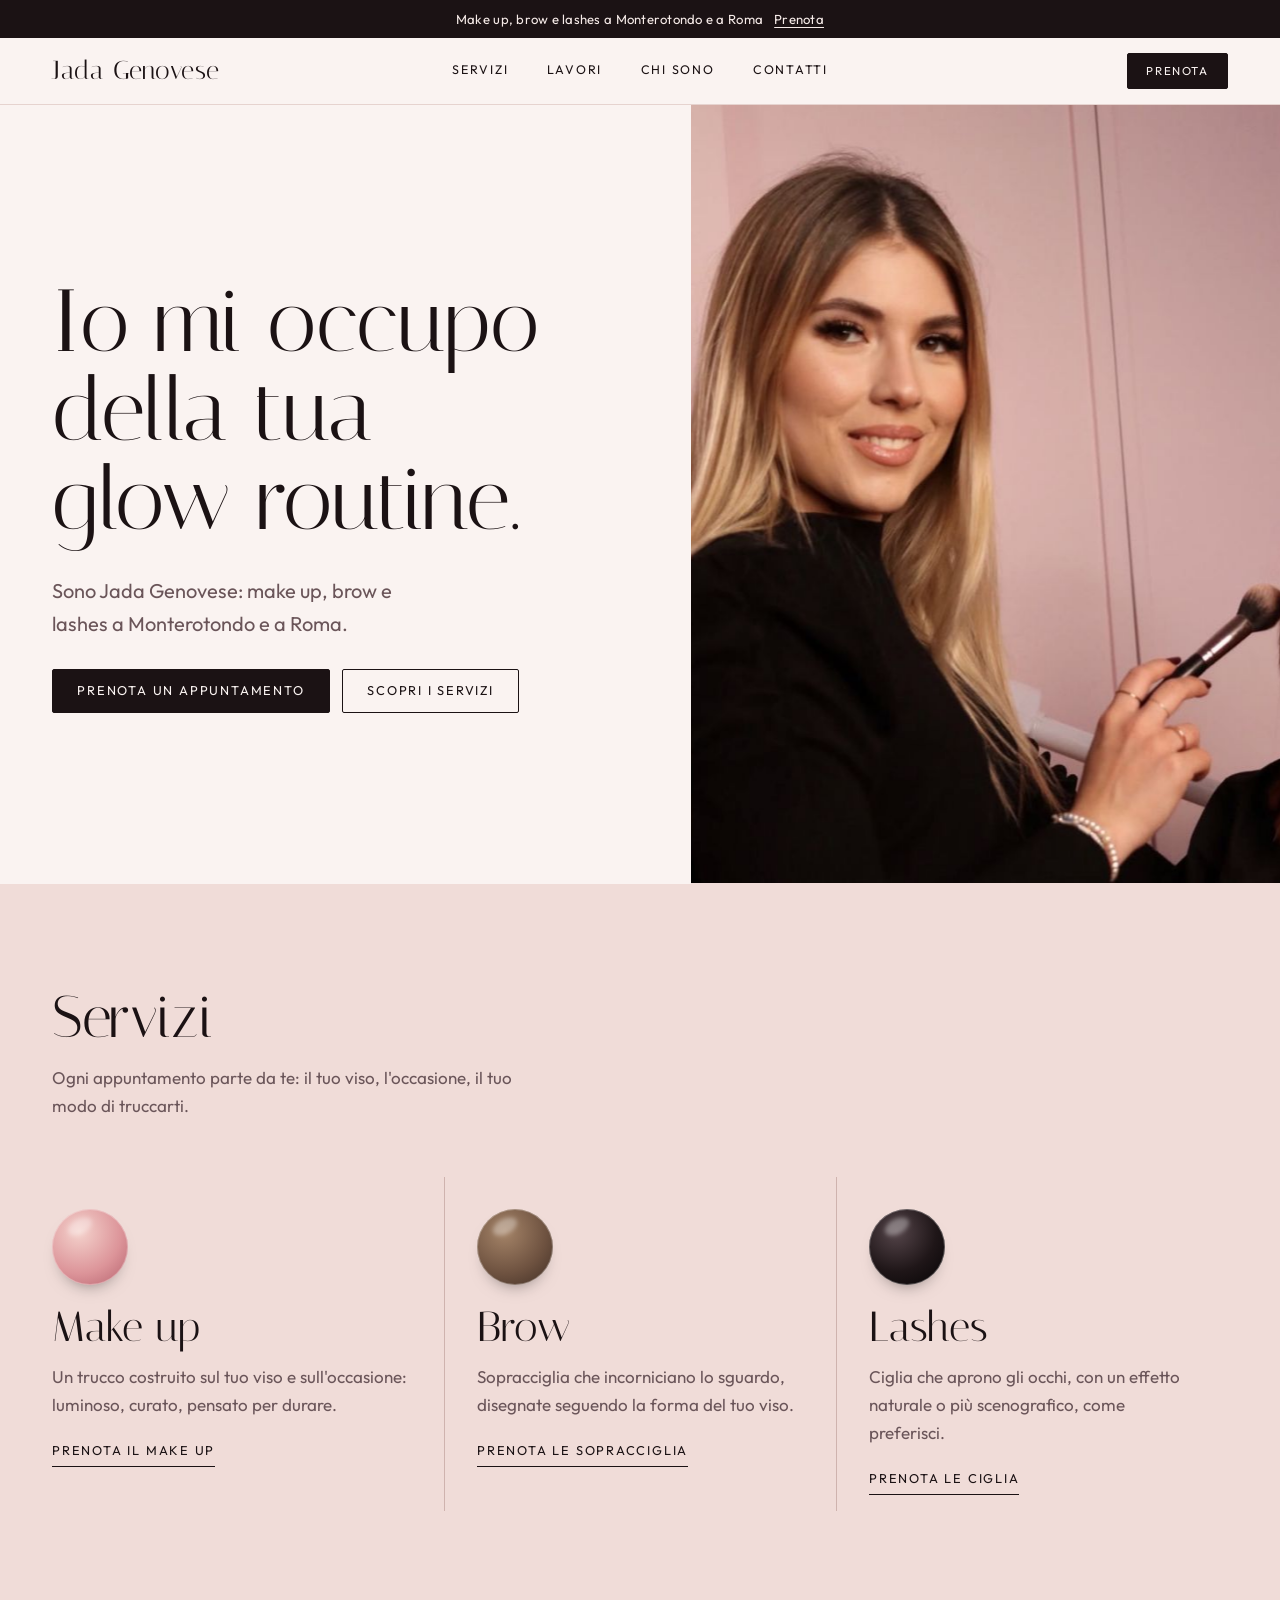
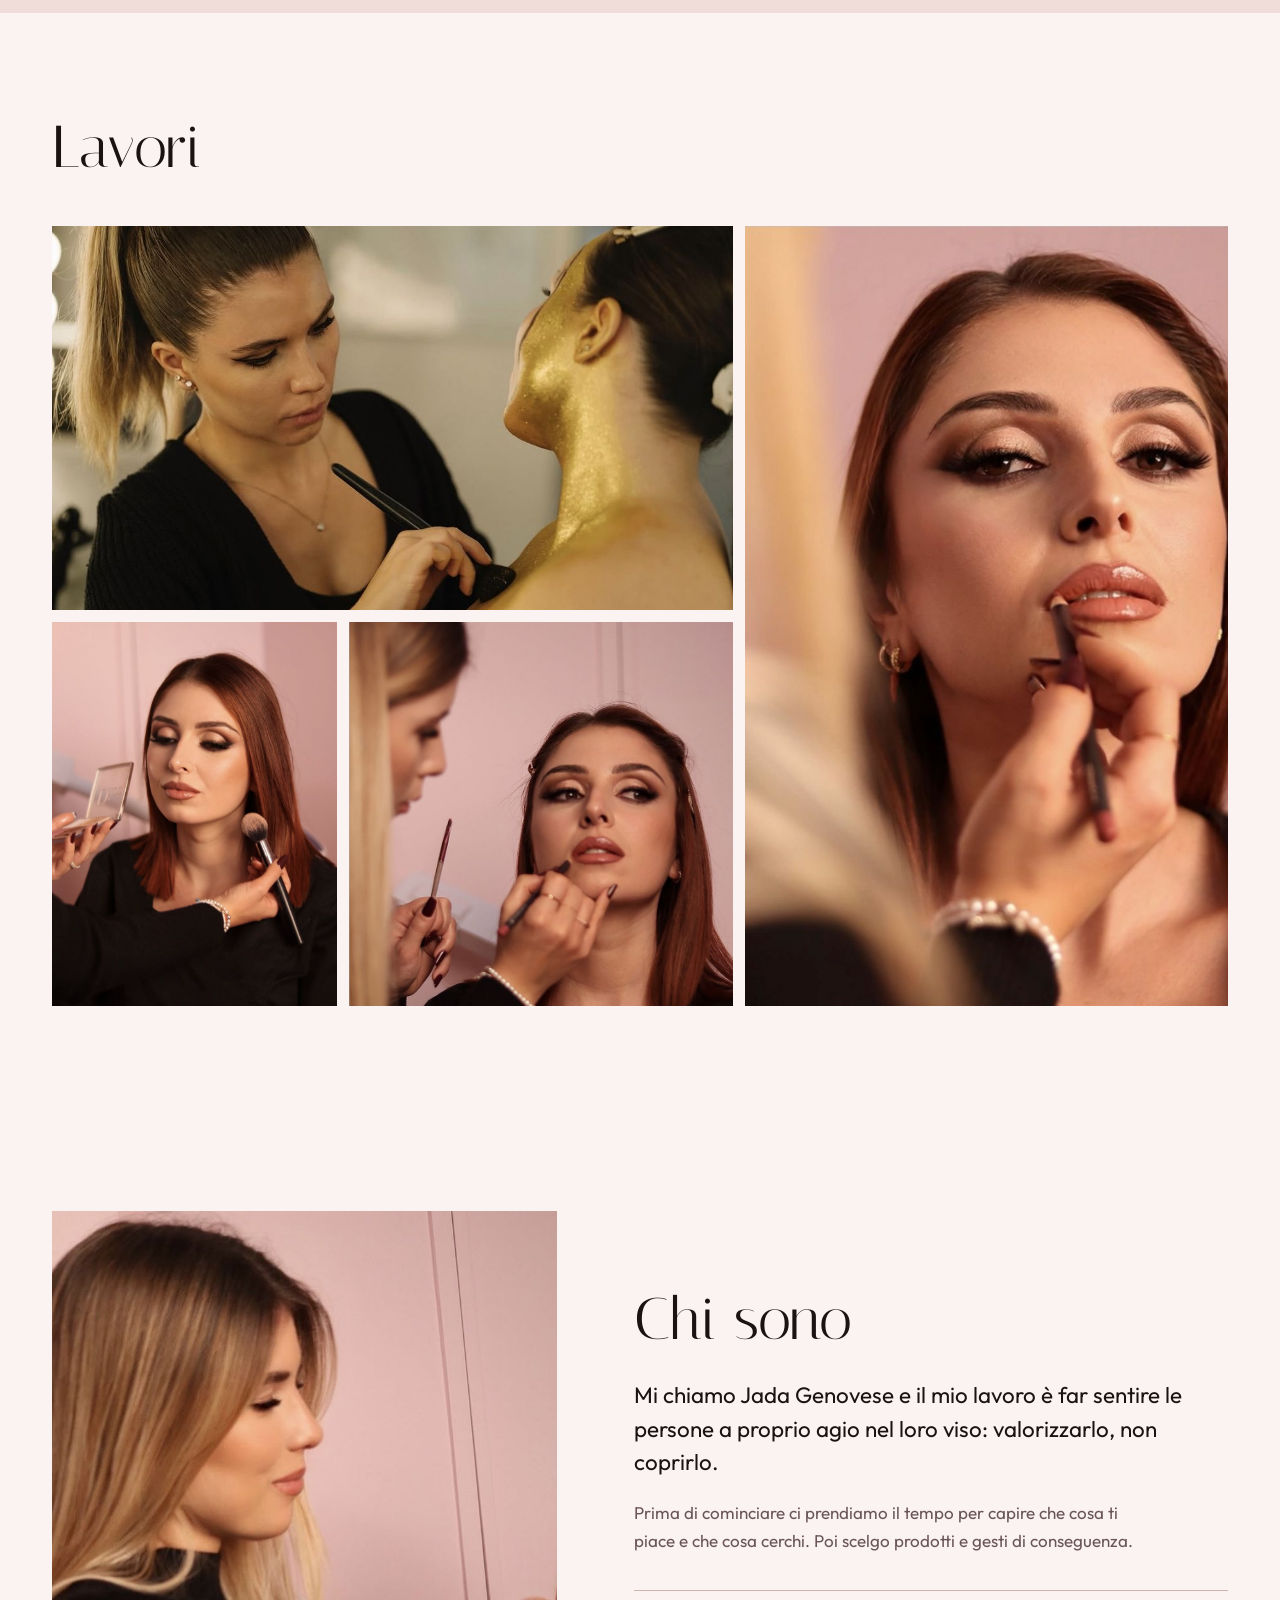
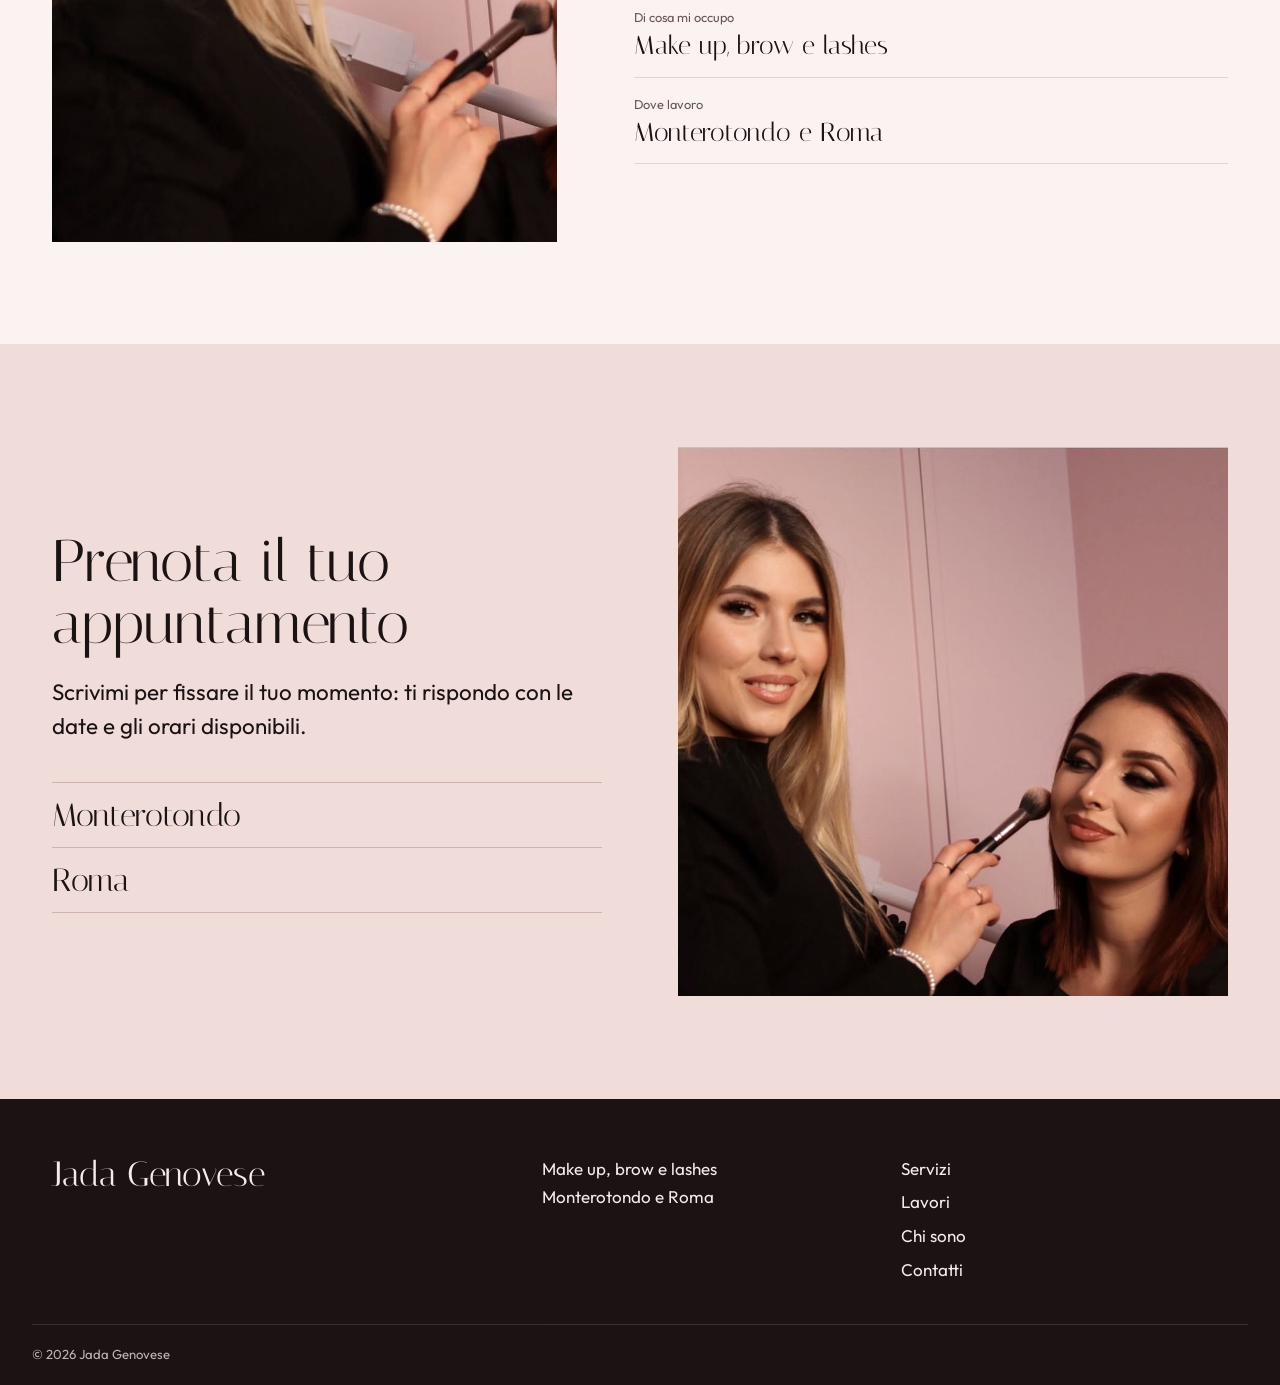
<file: public/index.html>
<!doctype html>
<html lang="it">
<head>
<meta charset="utf-8">
<meta name="viewport" content="width=device-width,initial-scale=1,viewport-fit=cover">
<title>Jada Genovese · Make up, brow e lashes</title>
<meta name="description" content="Jada Genovese, make up artist a Monterotondo e a Roma: make up, sopracciglia e ciglia. Io mi occupo della tua glow routine.">
<!-- Tolto dopo la messa online sul dominio vero, quando il sito deve comparire su Google -->
<meta name="robots" content="noindex, nofollow">
<meta name="theme-color" content="#faf3f1" media="(prefers-color-scheme: light)">
<meta name="theme-color" content="#150d10" media="(prefers-color-scheme: dark)">
<meta property="og:type" content="website">
<meta property="og:locale" content="it_IT">
<meta property="og:title" content="Jada Genovese · Make up, brow e lashes">
<meta property="og:description" content="Io mi occupo della tua glow routine. Make up, sopracciglia e ciglia a Monterotondo e a Roma.">
<link rel="icon" href="favicon.svg" type="image/svg+xml">
<link rel="preload" href="fonts/italiana-regular.woff" as="font" type="font/woff" crossorigin>
<link rel="stylesheet" href="style.css">
<script type="application/ld+json">
{
  "@context": "https://schema.org",
  "@type": "HealthAndBeautyBusiness",
  "name": "Jada Genovese",
  "description": "Make up, sopracciglia e ciglia a Monterotondo e a Roma.",
  "areaServed": ["Monterotondo", "Roma"]
}
</script>
</head>
<body>
<a class="skip" href="#servizi">Vai ai contenuti</a>

<p class="topbar">Make up, brow e lashes<span class="tb-place"> a Monterotondo e a Roma</span> <a href="#contatti">Prenota</a></p>

<header class="site-head">
  <div class="bar">
    <a class="wordmark" href="#top">Jada Genovese</a>
    <nav class="nav" aria-label="Sezioni del sito">
      <a href="#servizi">Servizi</a>
      <a href="#lavori">Lavori</a>
      <a href="#chi-sono">Chi sono</a>
      <a href="#contatti">Contatti</a>
    </nav>
    <div class="head-actions">
      <a class="btn btn-solid btn-sm" href="#contatti">Prenota</a>
      <details class="menu">
        <summary><span>Menu</span></summary>
        <nav aria-label="Sezioni del sito">
          <a href="#servizi">Servizi</a>
          <a href="#lavori">Lavori</a>
          <a href="#chi-sono">Chi sono</a>
          <a href="#contatti">Contatti</a>
        </nav>
      </details>
    </div>
  </div>
</header>

<main id="top">

  <section class="hero" aria-labelledby="t-hero">
    <div class="hero-text">
      <h1 id="t-hero">Io mi occupo della tua glow routine.</h1>
      <p class="lead">Sono Jada Genovese: make up, brow e lashes a Monterotondo e a Roma.</p>
      <div class="cta-row">
        <a class="btn btn-solid" href="#contatti">Prenota un appuntamento</a>
        <a class="btn btn-line" href="#servizi">Scopri i servizi</a>
      </div>
    </div>
    <figure class="hero-photo">
      <img src="img/jada-hero.jpg" srcset="img/jada-hero-720.jpg 720w, img/jada-hero.jpg 1098w" sizes="(max-width: 899px) 100vw, 46vw" width="1098" height="1350" alt="Jada Genovese sorride in camera mentre, con un pennello in mano, ritocca il trucco a una cliente" fetchpriority="high">
    </figure>
  </section>

  <section class="section services" id="servizi" aria-labelledby="t-servizi">
    <div class="wrap">
      <h2 id="t-servizi">Servizi</h2>
      <p class="sec-intro">Ogni appuntamento parte da te: il tuo viso, l'occasione, il tuo modo di truccarti.</p>
      <ul class="svc-list">
        <li class="svc">
          <span class="swatch swatch-rose" aria-hidden="true"></span>
          <h3>Make up</h3>
          <p>Un trucco costruito sul tuo viso e sull'occasione: luminoso, curato, pensato per durare.</p>
          <a class="link" href="#contatti">Prenota il make up</a>
        </li>
        <li class="svc">
          <span class="swatch swatch-brow" aria-hidden="true"></span>
          <h3>Brow</h3>
          <p>Sopracciglia che incorniciano lo sguardo, disegnate seguendo la forma del tuo viso.</p>
          <a class="link" href="#contatti">Prenota le sopracciglia</a>
        </li>
        <li class="svc">
          <span class="swatch swatch-lash" aria-hidden="true"></span>
          <h3>Lashes</h3>
          <p>Ciglia che aprono gli occhi, con un effetto naturale o più scenografico, come preferisci.</p>
          <a class="link" href="#contatti">Prenota le ciglia</a>
        </li>
      </ul>
    </div>
  </section>

  <section class="section work" id="lavori" aria-labelledby="t-lavori">
    <div class="wrap">
      <h2 id="t-lavori">Lavori</h2>
      <div class="mosaic">
        <figure class="m m-oro"><img src="img/lavoro-oro.jpg" width="1100" height="714" loading="lazy" alt="Pennello nero su una spalla dipinta d'oro: trucco artistico a effetto metallico"></figure>
        <figure class="m m-labbra"><img src="img/lavoro-labbra.jpg" width="900" height="1200" loading="lazy" alt="Primo piano di una cliente mentre le vengono definite le labbra con la matita, occhi con trucco sfumato"></figure>
        <figure class="m m-pennello"><img src="img/lavoro-pennello.jpg" width="900" height="1198" loading="lazy" alt="Cliente con smokey eye e incarnato luminoso mentre le viene applicato il blush con un pennello"></figure>
        <figure class="m m-matita"><img src="img/lavoro-matita.jpg" width="900" height="1023" loading="lazy" alt="Mano di Jada che definisce il contorno labbra a una cliente, con lo sguardo rivolto verso l'alto"></figure>
      </div>
    </div>
  </section>

  <section class="section about" id="chi-sono" aria-labelledby="t-chi">
    <div class="wrap about-grid">
      <figure class="about-photo">
        <img src="img/chi-sono.jpg" width="900" height="1022" loading="lazy" alt="Jada Genovese di profilo, concentrata, mentre applica il blush a una cliente">
      </figure>
      <div class="about-text">
        <h2 id="t-chi">Chi sono</h2>
        <p class="big">Mi chiamo Jada Genovese e il mio lavoro è far sentire le persone a proprio agio nel loro viso: valorizzarlo, non coprirlo.</p>
        <p>Prima di cominciare ci prendiamo il tempo per capire che cosa ti piace e che cosa cerchi. Poi scelgo prodotti e gesti di conseguenza.</p>
        <dl class="facts">
          <div><dt>Di cosa mi occupo</dt><dd>Make up, brow e lashes</dd></div>
          <div><dt>Dove lavoro</dt><dd>Monterotondo e Roma</dd></div>
        </dl>
      </div>
    </div>
  </section>

  <section class="section contact" id="contatti" aria-labelledby="t-contatti">
    <div class="wrap contact-grid">
      <div class="contact-text">
        <h2 id="t-contatti">Prenota il tuo appuntamento</h2>
        <p class="big">Scrivimi per fissare il tuo momento: ti rispondo con le date e gli orari disponibili.</p>
        <!--
          Quando arrivano i recapiti, qui vanno i pulsanti. Esempio:
          <div class="cta-row">
            <a class="btn btn-solid" href="https://wa.me/39NUMERO">Scrivimi su WhatsApp</a>
            <a class="btn btn-line" href="https://www.instagram.com/PROFILO/" target="_blank" rel="noopener">Instagram</a>
          </div>
        -->
        <ul class="places">
          <li>Monterotondo</li>
          <li>Roma</li>
        </ul>
      </div>
      <figure class="contact-photo">
        <img src="img/contatti.jpg" width="1100" height="908" loading="lazy" alt="Jada Genovese applica il blush a una cliente seduta davanti a lei, in uno studio con pareti rosa">
      </figure>
    </div>
  </section>

</main>

<footer class="site-foot">
  <div class="wrap foot-grid">
    <p class="foot-mark">Jada Genovese</p>
    <p>Make up, brow e lashes<br>Monterotondo e Roma</p>
    <nav aria-label="Sezioni del sito">
      <a href="#servizi">Servizi</a>
      <a href="#lavori">Lavori</a>
      <a href="#chi-sono">Chi sono</a>
      <a href="#contatti">Contatti</a>
    </nav>
  </div>
  <p class="copy">© 2026 Jada Genovese</p>
</footer>

<script>
  // Il menu del telefono si richiude quando si sceglie una voce.
  document.querySelectorAll('.menu a').forEach(function (a) {
    a.addEventListener('click', function () { a.closest('details').removeAttribute('open'); });
  });
</script>
</body>
</html>
</file>
<file: public/style.css>
/* Sito di Jada Genovese, make up artist.
   Colori presi dalla sua foto: il rosa polvere della parete, il nero del maglione, l'oro della cintura.
   Il tema segue il sistema (chiaro o scuro). I caratteri sono nella cartella fonts, niente servizi esterni. */

@font-face { font-family: 'Italiana'; src: url('fonts/italiana-regular.woff') format('woff'); font-weight: 400; font-style: normal; font-display: swap; }
@font-face { font-family: 'Outfit'; src: url('fonts/outfit-regular.woff') format('woff'); font-weight: 400; font-style: normal; font-display: swap; }
@font-face { font-family: 'Outfit'; src: url('fonts/outfit-bold.woff') format('woff'); font-weight: 700; font-style: normal; font-display: swap; }

:root {
  --bg: #faf3f1;
  --surface: #ffffff;
  --blush: #f0dcd8;
  --ink: #1b1214;
  --muted: #6a5559;
  --line: #e6d3cf;
  --line-strong: #cfb3ae;
  --rose: #9a4452;
  --gold: #a47c3c;
  --bar-bg: #1b1214;
  --bar-fg: #f6ebe8;
  --sw-rose-a: #f4d2cc;
  --sw-rose-b: #dc9499;
  --sw-rose-c: #b4606c;
  --sw-brow-a: #a58468;
  --sw-brow-b: #6e5240;
  --sw-brow-c: #3f2d24;
  --sw-lash-a: #55454a;
  --sw-lash-b: #1f1618;
  --sw-lash-c: #050304;
  --font-head: 'Italiana', 'Didot', 'Bodoni 72', 'Times New Roman', serif;
  --font-body: 'Outfit', 'Avenir Next', 'Segoe UI', system-ui, sans-serif;
  --gutter: 1.25rem;
  --max: 1240px;
}
@media (prefers-color-scheme: dark) {
  :root:not([data-theme='light']) {
    --bg: #150d10; --surface: #1f1417; --blush: #24161a; --ink: #f6ebe8; --muted: #c6adb0;
    --line: #35252a; --line-strong: #5a4046; --rose: #e8aab0; --gold: #d2ab6e;
    --bar-bg: #0c0608; --bar-fg: #f6ebe8;
    color-scheme: dark;
  }
}
:root[data-theme='dark'] {
  --bg: #150d10; --surface: #1f1417; --blush: #24161a; --ink: #f6ebe8; --muted: #c6adb0;
  --line: #35252a; --line-strong: #5a4046; --rose: #e8aab0; --gold: #d2ab6e;
  --bar-bg: #0c0608; --bar-fg: #f6ebe8;
  color-scheme: dark;
}

*, *::before, *::after { box-sizing: border-box; }
html { scroll-padding-top: 5rem; -webkit-text-size-adjust: 100%; }
@media (prefers-reduced-motion: no-preference) { html { scroll-behavior: smooth; } }
body { margin: 0; background: var(--bg); color: var(--ink); font-family: var(--font-body); font-size: 1.0625rem; line-height: 1.65; -webkit-font-smoothing: antialiased; }
img { display: block; max-width: 100%; }
a { color: inherit; }
h1, h2, h3 { font-family: var(--font-head); font-weight: 400; margin: 0; text-wrap: balance; }
p { margin: 0; }
ul, dl, dd { margin: 0; padding: 0; }
li { list-style: none; }
:focus-visible { outline: 2px solid var(--rose); outline-offset: 3px; }

.wrap { width: 100%; max-width: var(--max); margin-inline: auto; padding-inline: var(--gutter); }
.skip { position: absolute; left: -999px; top: 0; background: var(--ink); color: var(--bg); padding: .7rem 1rem; z-index: 50; }
.skip:focus { left: 0; }

/* Barra in alto e intestazione */
.topbar { background: var(--bar-bg); color: var(--bar-fg); text-align: center; font-size: .82rem; line-height: 1.4; padding: .6rem var(--gutter); letter-spacing: .02em; }
.topbar a { margin-left: .6em; text-underline-offset: 3px; }
.tb-place { display: none; }
.site-head { position: sticky; top: env(safe-area-inset-top, 0px); z-index: 20; background: var(--bg); border-bottom: 1px solid var(--line); }
.bar { max-width: var(--max); margin-inline: auto; padding: .7rem var(--gutter); display: grid; grid-template-columns: 1fr auto; align-items: center; gap: 1rem; }
.wordmark { font-family: var(--font-head); font-size: 1.6rem; line-height: 1; text-decoration: none; letter-spacing: .02em; white-space: nowrap; }
.nav { display: none; }
.head-actions { display: flex; align-items: center; gap: .6rem; }

.btn { display: inline-flex; align-items: center; justify-content: center; text-align: center; font-family: var(--font-body); font-size: .8rem; font-weight: 400; text-transform: uppercase; letter-spacing: .14em; text-decoration: none; padding: 1.05em 1.9em; border: 1px solid var(--ink); border-radius: 2px; line-height: 1.2; transition: background-color .2s, color .2s, border-color .2s; }
.btn-solid { background: var(--ink); color: var(--bg); }
.btn-solid:hover { background: var(--rose); border-color: var(--rose); color: var(--bg); }
.btn-line { background: transparent; color: var(--ink); }
.btn-line:hover { background: var(--ink); color: var(--bg); }
.btn-sm { padding: .8em 1.3em; font-size: .72rem; }

/* Menu del telefono */
.menu summary { list-style: none; cursor: pointer; font-size: .72rem; text-transform: uppercase; letter-spacing: .14em; padding: .8em .2em .8em .6em; }
.menu summary::-webkit-details-marker { display: none; }
.menu summary::after { content: ''; display: inline-block; width: .5em; height: .5em; margin-left: .7em; border-right: 1px solid currentColor; border-bottom: 1px solid currentColor; transform: translateY(-.15em) rotate(45deg); transition: transform .2s; }
.menu[open] summary::after { transform: translateY(.05em) rotate(-135deg); }
.menu nav { position: absolute; left: 0; right: 0; top: 100%; padding: .6rem var(--gutter) 1.6rem; background: var(--bg); border-bottom: 1px solid var(--line); display: grid; }
.menu nav a { font-family: var(--font-head); font-size: 2.1rem; line-height: 1.3; text-decoration: none; padding: .2em 0; border-bottom: 1px solid var(--line); }

/* Hero */
.hero { display: grid; grid-template-columns: minmax(0, 1fr); }
.hero-photo { margin: 0; order: -1; background: var(--blush); }
.hero-photo img { width: 100%; height: auto; aspect-ratio: 4 / 5; max-height: 74svh; object-fit: cover; object-position: 40% 8%; }
.hero-text { display: flex; flex-direction: column; justify-content: center; gap: 1.5rem; padding: 2.25rem var(--gutter) 3.5rem; }
.hero h1 { font-size: clamp(2.9rem, 1.2rem + 8vw, 4.4rem); line-height: 1.02; letter-spacing: -.005em; }
.lead { font-size: 1.15rem; max-width: 30ch; color: var(--muted); }
.cta-row { display: flex; flex-wrap: wrap; gap: .75rem; }

/* Sezioni */
.section { padding-block: clamp(3.5rem, 8vw, 7.5rem); }
.section h2 { font-size: clamp(2.3rem, 1.5rem + 3vw, 3.7rem); line-height: 1.05; }
.sec-intro { margin-top: 1rem; max-width: 44ch; color: var(--muted); }
.big { font-size: 1.25rem; line-height: 1.5; max-width: 38ch; }

.services { background: var(--blush); }
.svc-list { margin-top: clamp(2.2rem, 5vw, 3.5rem); display: grid; gap: 0; }
.svc { display: grid; align-content: start; gap: .9rem; padding-block: 2rem; border-top: 1px solid var(--line-strong); }
.svc h3 { font-size: 2.3rem; line-height: 1.05; margin-top: .4rem; }
.svc p { color: var(--muted); max-width: 34ch; }
.link { justify-self: start; font-size: .8rem; text-transform: uppercase; letter-spacing: .14em; text-decoration: none; border-bottom: 1px solid currentColor; padding-bottom: .35em; margin-top: .4rem; transition: color .2s; }
.link:hover { color: var(--rose); }

.swatch { position: relative; display: block; width: 76px; height: 76px; border-radius: 50%; box-shadow: inset 0 0 0 1px rgba(255, 255, 255, .28), 0 10px 18px -12px rgba(0, 0, 0, .55); }
.swatch::after { content: ''; position: absolute; left: 20%; top: 14%; width: 34%; height: 20%; border-radius: 50%; background: rgba(255, 255, 255, .32); transform: rotate(-28deg); filter: blur(2px); }
.swatch-rose { background: radial-gradient(circle at 36% 30%, var(--sw-rose-a), var(--sw-rose-b) 58%, var(--sw-rose-c)); }
.swatch-brow { background: radial-gradient(circle at 36% 30%, var(--sw-brow-a), var(--sw-brow-b) 58%, var(--sw-brow-c)); }
.swatch-lash { background: radial-gradient(circle at 36% 30%, var(--sw-lash-a), var(--sw-lash-b) 55%, var(--sw-lash-c)); }

/* Lavori */
.mosaic { margin-top: clamp(2rem, 4vw, 3rem); display: grid; grid-template-columns: repeat(2, minmax(0, 1fr)); gap: .6rem; }
.m { margin: 0; overflow: hidden; background: var(--blush); }
.m img { width: 100%; height: 100%; object-fit: cover; transition: transform .8s cubic-bezier(.2, .7, .2, 1); }
.m:hover img { transform: scale(1.035); }
.m-oro { grid-column: 1 / -1; aspect-ratio: 16 / 10; }
.m-labbra { aspect-ratio: 3 / 4; }
.m-pennello { aspect-ratio: 3 / 4; }
.m-matita { grid-column: 1 / -1; aspect-ratio: 4 / 3; }
.m-labbra img { object-position: 50% 30%; }
.m-pennello img { object-position: 50% 25%; }
.m-matita img { object-position: 50% 30%; }

/* Chi sono */
.about-grid { display: grid; gap: 2.5rem; }
.about-photo { margin: 0; background: var(--blush); }
.about-photo img { width: 100%; height: auto; aspect-ratio: 4 / 4.5; object-fit: cover; object-position: 30% 20%; }
.about-text { display: grid; align-content: center; gap: 1.2rem; }
.about-text h2 { margin-bottom: .6rem; }
.about-text p:not(.big) { color: var(--muted); max-width: 46ch; }
.facts { margin-top: 1rem; display: grid; gap: 0; border-top: 1px solid var(--line-strong); }
.facts div { display: grid; gap: .1rem; padding-block: 1rem; border-bottom: 1px solid var(--line); }
.facts dt { font-size: .8rem; color: var(--muted); }
.facts dd { font-family: var(--font-head); font-size: 1.6rem; line-height: 1.2; }

/* Contatti */
.contact { background: var(--blush); }
.contact-grid { display: grid; gap: 2.5rem; }
.contact-text { display: grid; align-content: center; gap: 1.4rem; }
.contact-text .cta-row { margin-top: .4rem; }
.places { margin-top: 1rem; display: grid; border-top: 1px solid var(--line-strong); }
.places li { font-family: var(--font-head); font-size: 2rem; line-height: 1.2; padding-block: .8rem; border-bottom: 1px solid var(--line-strong); }
.contact-photo { margin: 0; background: var(--bg); }
.contact-photo img { width: 100%; height: auto; aspect-ratio: 5 / 4; object-fit: cover; object-position: 35% 20%; }

/* Piè di pagina */
.site-foot { background: var(--bar-bg); color: var(--bar-fg); padding-top: 3.5rem; }
.foot-grid { display: grid; gap: 2rem; }
.foot-mark { font-family: var(--font-head); font-size: 2.2rem; line-height: 1.1; }
.site-foot nav { display: grid; gap: .35rem; justify-items: start; }
.site-foot nav a { text-decoration: none; }
.site-foot nav a:hover { text-decoration: underline; text-underline-offset: 4px; }
.copy { width: min(100% - 2 * var(--gutter), var(--max)); margin: 2.5rem auto 0; padding: 1.2rem 0 calc(1.2rem + env(safe-area-inset-bottom, 0px)); font-size: .82rem; opacity: .75; border-top: 1px solid rgba(246, 235, 232, .18); }

/* Apertura della pagina: una sola entrata, solo per chi non ha chiesto meno animazioni */
@media (prefers-reduced-motion: no-preference) {
  .hero-photo img { animation: photo-in 1.3s cubic-bezier(.2, .7, .2, 1) both; }
  .hero h1, .hero .lead, .hero .cta-row { animation: rise .95s cubic-bezier(.2, .7, .2, 1) both; }
  .hero .lead { animation-delay: .12s; }
  .hero .cta-row { animation-delay: .24s; }
}
@keyframes rise { from { opacity: 0; transform: translateY(18px); } }
@keyframes photo-in { from { opacity: 0; transform: scale(1.045); } }

/* Tablet */
@media (min-width: 700px) {
  :root { --gutter: 2rem; }
  .svc-list { grid-template-columns: repeat(3, minmax(0, 1fr)); }
  .svc { padding: 2rem 2rem 1rem; border-top: 0; border-left: 1px solid var(--line-strong); }
  .svc:first-child { padding-left: 0; border-left: 0; }
  .mosaic { grid-template-columns: repeat(12, minmax(0, 1fr)); grid-auto-rows: clamp(230px, 30vw, 400px); gap: .75rem; }
  .m { aspect-ratio: auto; }
  .m-oro { grid-column: 1 / 8; grid-row: 1; }
  .m-labbra { grid-column: 8 / 13; grid-row: 1 / 3; }
  .m-pennello { grid-column: 1 / 4; grid-row: 2; }
  .m-matita { grid-column: 4 / 8; grid-row: 2; }
  .m-labbra img { object-position: 50% 25%; }
  .about-grid { grid-template-columns: minmax(0, .85fr) minmax(0, 1fr); gap: clamp(2.5rem, 6vw, 6rem); }
  .about-photo img { aspect-ratio: 4 / 5; }
  .contact-grid { grid-template-columns: minmax(0, 1fr) minmax(0, 1fr); gap: clamp(2.5rem, 6vw, 6rem); }
  .contact-photo img { aspect-ratio: 1 / 1; object-position: 62% 20%; }
  .foot-grid { grid-template-columns: 1.4fr 1fr 1fr; align-items: start; }
}

/* Schermo largo: menu in barra, hero a due colonne con la foto a tutta altezza */
@media (min-width: 900px) {
  .bar { grid-template-columns: 1fr auto 1fr; padding-block: .95rem; }
  .nav { display: flex; gap: 2.4rem; justify-self: center; }
  .nav a { font-size: .78rem; text-transform: uppercase; letter-spacing: .14em; text-decoration: none; padding-block: .4rem; border-bottom: 1px solid transparent; transition: border-color .2s; }
  .nav a:hover { border-bottom-color: currentColor; }
  .wordmark { justify-self: start; grid-column: 1; grid-row: 1; }
  .nav { grid-column: 2; grid-row: 1; }
  .head-actions { grid-column: 3; grid-row: 1; justify-self: end; }
  .menu { display: none; }
  .btn-sm { padding: .9em 1.6em; }
  .tb-place { display: inline; }

  .hero { grid-template-columns: minmax(0, 1.08fr) minmax(0, .92fr); min-height: min(calc(100svh - 7.6rem), 860px); }
  .hero-text { order: 1; padding: 4rem 3rem 4rem max(var(--gutter), calc((100vw - var(--max)) / 2 + var(--gutter))); gap: 1.8rem; }
  .hero-photo { order: 2; position: relative; min-height: 540px; overflow: hidden; }
  .hero-photo img { position: absolute; inset: 0; width: 100%; height: 100%; max-height: none; aspect-ratio: auto; object-position: 90% 6%; }
  .hero h1 { font-size: clamp(4rem, 1rem + 5.6vw, 6.6rem); }
  .lead { font-size: 1.25rem; }
  .svc h3 { font-size: 2.6rem; }
  .big { font-size: 1.4rem; }
}
</file>
